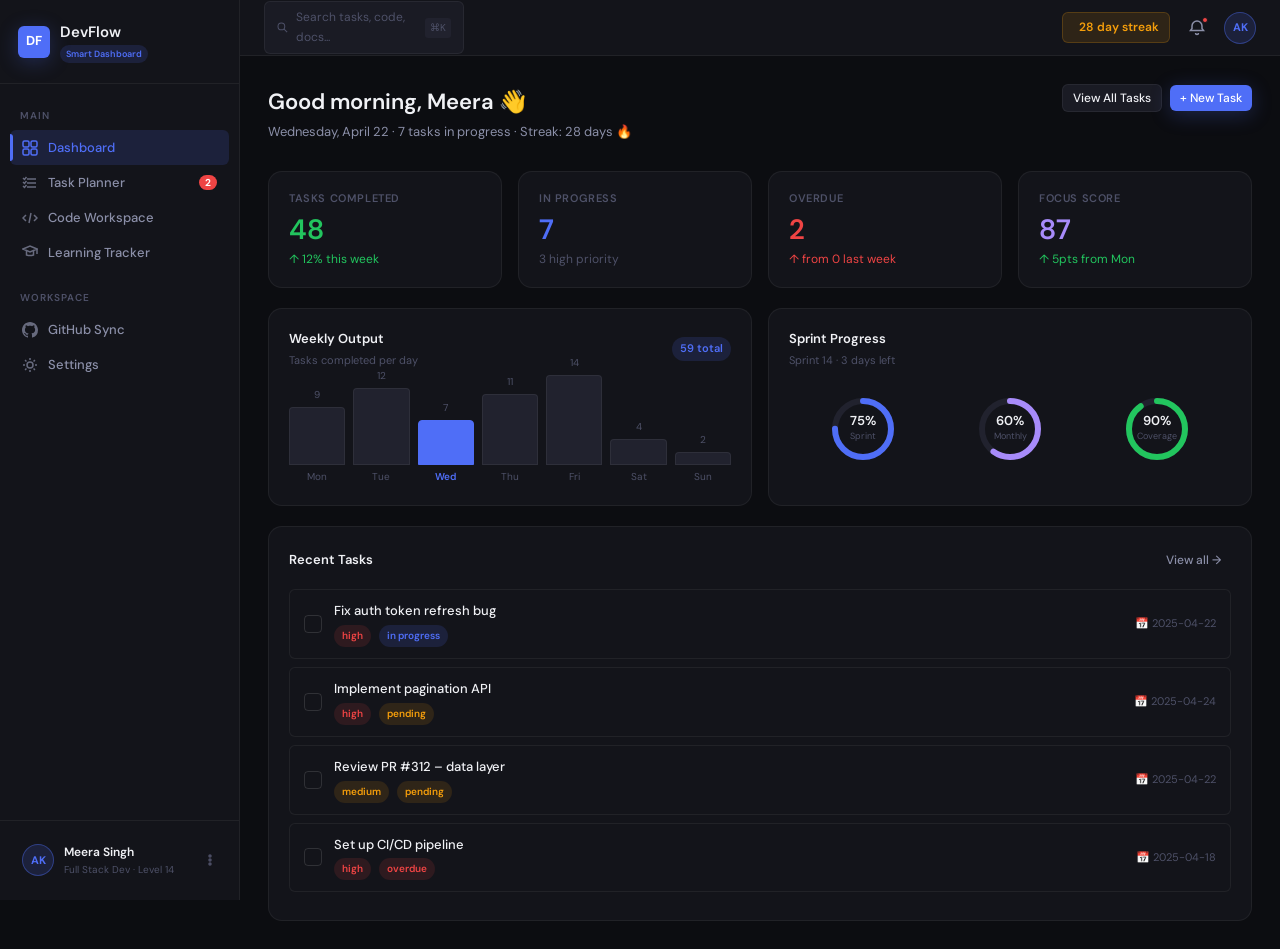
<file: frontend/index.html>
<!DOCTYPE html>
<html lang="en">
<head>
  <meta charset="UTF-8"/>
  <meta name="viewport" content="width=device-width, initial-scale=1.0"/>
  <title>DevFlow – AI Developer Productivity</title>
  <link rel="stylesheet" href="style.css"/>
  <!-- Favicon via SVG data URI -->
  <link rel="icon" href="data:image/svg+xml,<svg xmlns='http://www.w3.org/2000/svg' viewBox='0 0 32 32'><rect width='32' height='32' rx='8' fill='%234f6ef7'/><text x='6' y='23' font-family='sans-serif' font-weight='700' font-size='16' fill='white'>DF</text></svg>"/>
</head>
<body>

  <!-- ── App Shell ──────────────────────────── -->
  <div class="app-layout">

    <!-- Sidebar -->
    <nav class="sidebar" id="sidebar">
      <div class="sidebar-logo">
        <div class="logo-mark">DF</div>
        <div>
          <div class="logo-text">DevFlow</div>
          <div class="logo-badge">Smart Dashboard</div>
        </div>
      </div>

      <div class="sidebar-nav">
        <div class="nav-section-label">Main</div>

        <button class="nav-item" data-page="dashboard" onclick="navigate('dashboard')">
          <!-- Grid icon -->
          <svg class="nav-icon" viewBox="0 0 16 16" fill="none" stroke="currentColor" stroke-width="1.5">
            <rect x="1" y="1" width="6" height="6" rx="1.5"/>
            <rect x="9" y="1" width="6" height="6" rx="1.5"/>
            <rect x="1" y="9" width="6" height="6" rx="1.5"/>
            <rect x="9" y="9" width="6" height="6" rx="1.5"/>
          </svg>
          Dashboard
        </button>

        <button class="nav-item" data-page="tasks" onclick="navigate('tasks')">
          <!-- Checklist icon -->
          <svg class="nav-icon" viewBox="0 0 16 16" fill="none" stroke="currentColor" stroke-width="1.5">
            <path d="M5 4h9M5 8h9M5 12h9"/>
            <polyline points="1,3 2.5,4.5 4.5,2"/>
            <polyline points="1,7 2.5,8.5 4.5,6"/>
            <polyline points="1,11 2.5,12.5 4.5,10"/>
          </svg>
          Task Planner
          <span class="nav-badge" id="overdue-badge">2</span>
        </button>

        <button class="nav-item" data-page="code" onclick="navigate('code')">
          <!-- Code icon -->
          <svg class="nav-icon" viewBox="0 0 16 16" fill="none" stroke="currentColor" stroke-width="1.5">
            <polyline points="4,5 1,8 4,11"/>
            <polyline points="12,5 15,8 12,11"/>
            <line x1="9" y1="3" x2="7" y2="13"/>
          </svg>
          Code Workspace
        </button>

        <button class="nav-item" data-page="learning" onclick="navigate('learning')">
          <!-- Graduation icon -->
          <svg class="nav-icon" viewBox="0 0 16 16" fill="none" stroke="currentColor" stroke-width="1.5">
            <path d="M1 4l7-3 7 3-7 3-7-3z"/>
            <path d="M4.5 5.5v4.5a7 4 0 0 0 7 0V5.5"/>
            <path d="M15 4v5"/>
          </svg>
          Learning Tracker
        </button>

        <div class="nav-section-label" style="margin-top:8px">Workspace</div>

        <button class="nav-item" onclick="showToast('GitHub sync coming soon!','info')">
          <svg class="nav-icon" viewBox="0 0 16 16" fill="currentColor">
            <path d="M8 0C3.58 0 0 3.58 0 8c0 3.54 2.29 6.53 5.47 7.59.4.07.55-.17.55-.38 0-.19-.01-.82-.01-1.49-2.01.37-2.53-.49-2.69-.94-.09-.23-.48-.94-.82-1.13-.28-.15-.68-.52-.01-.53.63-.01 1.08.58 1.23.82.72 1.21 1.87.87 2.33.66.07-.52.28-.87.51-1.07-1.78-.2-3.64-.89-3.64-3.95 0-.87.31-1.59.82-2.15-.08-.2-.36-1.02.08-2.12 0 0 .67-.21 2.2.82.64-.18 1.32-.27 2-.27.68 0 1.36.09 2 .27 1.53-1.04 2.2-.82 2.2-.82.44 1.1.16 1.92.08 2.12.51.56.82 1.27.82 2.15 0 3.07-1.87 3.75-3.65 3.95.29.25.54.73.54 1.48 0 1.07-.01 1.93-.01 2.2 0 .21.15.46.55.38A8.013 8.013 0 0 0 16 8c0-4.42-3.58-8-8-8z"/>
          </svg>
          GitHub Sync
        </button>

        <button class="nav-item" onclick="showToast('Settings coming soon!','info')">
          <svg class="nav-icon" viewBox="0 0 16 16" fill="none" stroke="currentColor" stroke-width="1.5">
            <circle cx="8" cy="8" r="3"/>
            <path d="M8 1v2M8 13v2M1 8h2M13 8h2M3.05 3.05l1.41 1.41M11.54 11.54l1.41 1.41M3.05 12.95l1.41-1.41M11.54 4.46l1.41-1.41"/>
          </svg>
          Settings
        </button>
      </div>

      <div class="sidebar-footer">
        <div class="user-card">
          <div class="avatar">AK</div>
          <div class="user-info">
            <div class="user-name">Meera Singh</div>
            <div class="user-role">Full Stack Dev · Level 14</div>
          </div>
          <svg width="14" height="14" viewBox="0 0 14 14" fill="none" stroke="currentColor" stroke-width="1.5" style="color:var(--text-muted)">
            <circle cx="7" cy="7" r="1"/><circle cx="7" cy="3" r="1"/><circle cx="7" cy="11" r="1"/>
          </svg>
        </div>
      </div>
    </nav>

    <!-- Main Area -->
    <div class="main-content">

      <!-- Top Bar -->
      <header class="topbar">
        <!-- Mobile menu -->
        <button class="btn btn-icon btn-ghost" id="menu-btn" style="display:none" onclick="document.getElementById('sidebar').classList.toggle('open')">
          <svg width="16" height="16" viewBox="0 0 16 16" fill="none" stroke="currentColor" stroke-width="1.5">
            <line x1="1" y1="4" x2="15" y2="4"/><line x1="1" y1="8" x2="15" y2="8"/><line x1="1" y1="12" x2="15" y2="12"/>
          </svg>
        </button>

        <div class="search-box" onclick="showToast('Search coming soon!','info')">
          <svg width="13" height="13" viewBox="0 0 16 16" fill="none" stroke="currentColor" stroke-width="1.5">
            <circle cx="6.5" cy="6.5" r="5"/>
            <line x1="10.5" y1="10.5" x2="15" y2="15"/>
          </svg>
          Search tasks, code, docs...
          <span style="margin-left:auto;font-size:10px;background:var(--bg-overlay);padding:2px 5px;border-radius:3px;color:var(--text-muted)">⌘K</span>
        </div>

        <div class="topbar-spacer"></div>

        <!-- Streak badge -->
        <div style="display:flex;align-items:center;gap:6px;padding:5px 10px;background:var(--amber-dim);border:1px solid rgba(245,158,11,0.2);border-radius:var(--radius-sm)">
          <span style="font-size:13px"></span>
          <span style="font-size:12px;font-weight:600;color:var(--amber)">28 day streak</span>
        </div>

        <!-- Notification bell -->
        <button class="btn btn-icon btn-ghost" style="position:relative" onclick="showToast('3 new notifications','info')">
          <svg width="16" height="16" viewBox="0 0 16 16" fill="none" stroke="currentColor" stroke-width="1.5">
            <path d="M8 1a5 5 0 0 1 5 5v2.5l1.5 2H1.5L3 8.5V6a5 5 0 0 1 5-5z"/>
            <path d="M6.5 13a1.5 1.5 0 0 0 3 0"/>
          </svg>
          <span style="position:absolute;top:4px;right:4px;width:6px;height:6px;background:var(--red);border-radius:50%;border:1.5px solid var(--bg-surface)"></span>
        </button>

        <div class="avatar" style="cursor:pointer" onclick="navigate('learning')">AK</div>
      </header>

      <!-- Dynamic Page Content -->
      <div id="page-content"></div>
    </div>
  </div>

  <!-- Toast Container -->
  <div class="toast-container" id="toast-container"></div>

  <script src="script.js"></script>
</body>
</html>
</file>
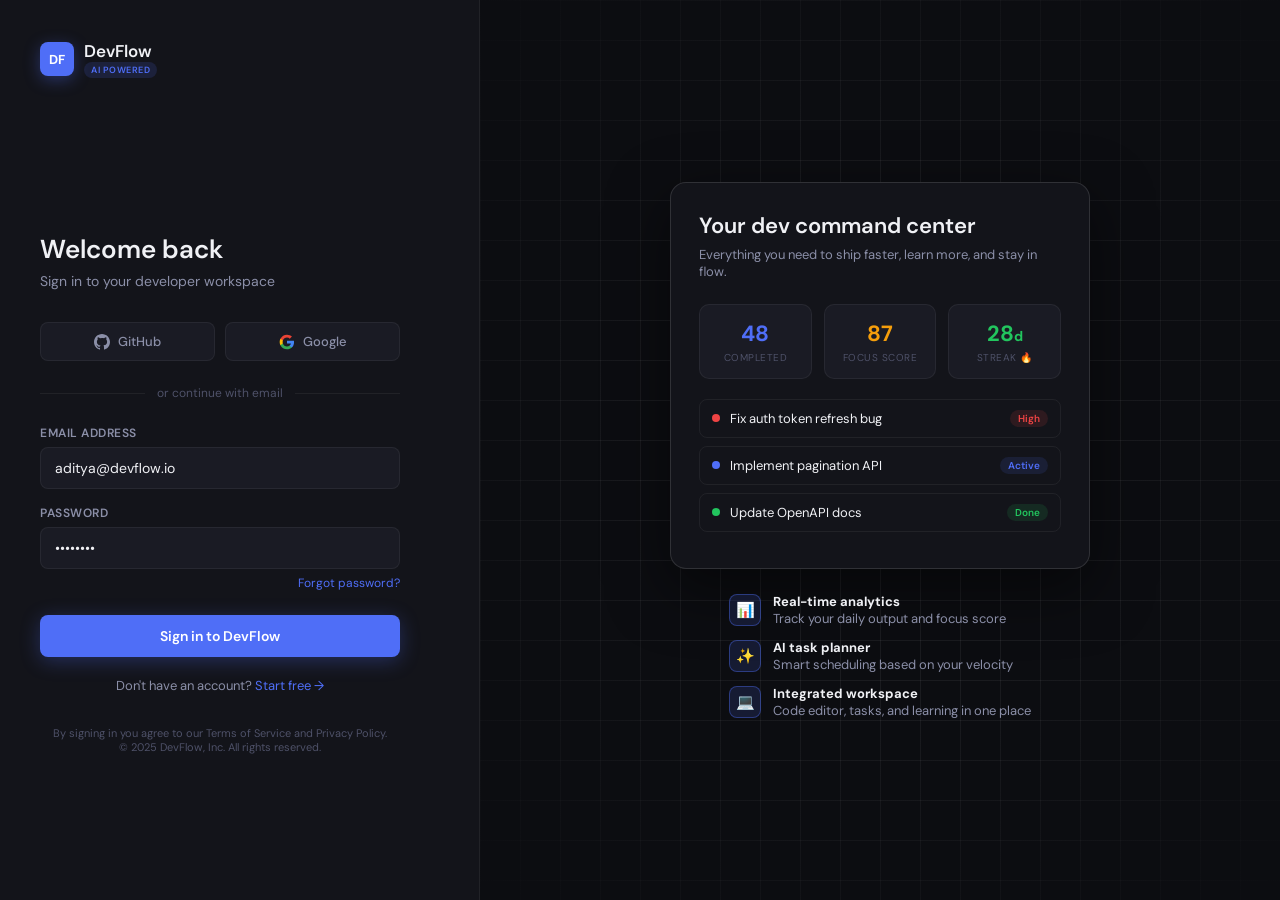
<file: frontend/pages/login.html>
<!DOCTYPE html>
<html lang="en">
<head>
  <meta charset="UTF-8"/>
  <meta name="viewport" content="width=device-width, initial-scale=1.0"/>
  <title>Sign In – DevFlow</title>
  <link rel="preconnect" href="https://fonts.googleapis.com"/>
  <link href="https://fonts.googleapis.com/css2?family=DM+Sans:wght@300;400;500;600&family=JetBrains+Mono:wght@400;500&display=swap" rel="stylesheet"/>
  <style>
    :root {
      --bg: #0c0d11; --surface: #13141a; --elevated: #1a1b24;
      --accent: #4f6ef7; --accent-dim: rgba(79,110,247,0.15);
      --border: rgba(255,255,255,0.06); --border-hover: rgba(255,255,255,0.12);
      --border-accent: rgba(79,110,247,0.4);
      --text: #f0f1f5; --muted: #8b8fa8; --faint: #4e5168;
      --green: #22c55e; --amber: #f59e0b;
    }
    *,*::before,*::after { box-sizing: border-box; margin: 0; padding: 0; }
    body {
      font-family: 'DM Sans', system-ui, sans-serif;
      background: var(--bg); color: var(--text);
      min-height: 100vh; display: flex;
      -webkit-font-smoothing: antialiased;
    }

    /* Left panel */
    .left {
      width: 480px; flex-shrink: 0;
      background: var(--surface);
      border-right: 1px solid var(--border);
      display: flex; flex-direction: column;
      padding: 40px;
    }

    .brand {
      display: flex; align-items: center; gap: 10px; margin-bottom: 48px;
    }
    .logo-mark {
      width: 34px; height: 34px; background: var(--accent);
      border-radius: 8px; display: flex; align-items: center; justify-content: center;
      font-weight: 700; font-size: 13px; color: #fff;
      box-shadow: 0 4px 16px rgba(79,110,247,0.35);
    }
    .brand-text { font-size: 17px; font-weight: 600; }
    .brand-badge {
      font-size: 9px; font-weight: 600; text-transform: uppercase; letter-spacing: .5px;
      background: var(--accent-dim); color: var(--accent); padding: 2px 7px; border-radius: 20px;
    }

    .form-wrap { flex: 1; display: flex; flex-direction: column; justify-content: center; max-width: 360px; }

    h1 { font-size: 26px; font-weight: 600; margin-bottom: 6px; }
    .subtitle { font-size: 14px; color: var(--muted); margin-bottom: 32px; }

    .social-row { display: flex; gap: 10px; margin-bottom: 24px; }
    .social-btn {
      flex: 1; display: flex; align-items: center; justify-content: center; gap: 8px;
      padding: 10px; border-radius: 8px;
      background: var(--elevated); border: 1px solid var(--border);
      color: var(--muted); font-size: 13px; font-weight: 500; cursor: pointer;
      transition: all .15s; font-family: inherit;
    }
    .social-btn:hover { border-color: var(--border-hover); color: var(--text); }

    .or-divider {
      display: flex; align-items: center; gap: 12px; margin-bottom: 24px;
      font-size: 12px; color: var(--faint);
    }
    .or-divider::before, .or-divider::after {
      content: ''; flex: 1; height: 1px; background: var(--border);
    }

    .form-group { margin-bottom: 16px; }
    label {
      display: block; font-size: 12px; font-weight: 600; color: var(--muted);
      margin-bottom: 6px; text-transform: uppercase; letter-spacing: .5px;
    }
    input {
      width: 100%; padding: 11px 14px;
      background: var(--elevated); border: 1px solid var(--border);
      border-radius: 8px; color: var(--text); font-size: 14px; font-family: inherit;
      outline: none; transition: border-color .15s;
    }
    input:focus { border-color: var(--border-accent); box-shadow: 0 0 0 3px var(--accent-dim); }
    input::placeholder { color: var(--faint); }

    .forgot { font-size: 12px; color: var(--accent); text-align: right; margin-top: -10px; margin-bottom: 24px; cursor: pointer; }

    .btn-login {
      width: 100%; padding: 12px; border-radius: 8px;
      background: var(--accent); color: #fff; border: none;
      font-size: 14px; font-weight: 600; cursor: pointer; font-family: inherit;
      transition: all .15s;
      box-shadow: 0 4px 20px rgba(79,110,247,0.3);
    }
    .btn-login:hover { background: #6480f8; transform: translateY(-1px); box-shadow: 0 6px 24px rgba(79,110,247,0.4); }

    .signup-link { font-size: 13px; color: var(--muted); text-align: center; margin-top: 20px; }
    .signup-link a { color: var(--accent); cursor: pointer; }

    .footer-note {
      font-size: 11px; color: var(--faint); text-align: center; margin-top: 32px;
    }

    /* Right panel */
    .right {
      flex: 1; display: flex; flex-direction: column;
      align-items: center; justify-content: center;
      padding: 48px; position: relative; overflow: hidden;
    }

    /* Subtle grid background */
    .right::before {
      content: '';
      position: absolute; inset: 0;
      background-image:
        linear-gradient(var(--border) 1px, transparent 1px),
        linear-gradient(90deg, var(--border) 1px, transparent 1px);
      background-size: 40px 40px;
    }
    /* Radial fade */
    .right::after {
      content: ''; position: absolute; inset: 0;
      background: radial-gradient(ellipse at center, transparent 40%, var(--bg) 100%);
    }

    .hero-card {
      position: relative; z-index: 1;
      background: var(--surface); border: 1px solid var(--border-hover);
      border-radius: 16px; padding: 28px; width: 100%; max-width: 420px;
      box-shadow: 0 20px 60px rgba(0,0,0,0.5);
    }

    .hero-title { font-size: 22px; font-weight: 600; margin-bottom: 6px; }
    .hero-sub { font-size: 13px; color: var(--muted); margin-bottom: 24px; }

    .metric-row { display: grid; grid-template-columns: 1fr 1fr 1fr; gap: 12px; margin-bottom: 20px; }
    .metric {
      background: var(--elevated); border: 1px solid var(--border);
      border-radius: 10px; padding: 14px 12px; text-align: center;
    }
    .metric-val { font-size: 22px; font-weight: 700; }
    .metric-lbl { font-size: 10px; color: var(--faint); text-transform: uppercase; letter-spacing: .5px; margin-top: 3px; }

    .mini-task {
      display: flex; align-items: center; gap: 10px;
      padding: 10px 12px; border-radius: 8px;
      border: 1px solid var(--border);
      margin-bottom: 8px; font-size: 13px;
    }
    .dot { width: 8px; height: 8px; border-radius: 50%; flex-shrink: 0; }
    .task-name { flex: 1; }
    .pill {
      font-size: 10px; font-weight: 600; padding: 2px 8px; border-radius: 20px;
    }

    .feature-list { margin-top: 24px; display: flex; flex-direction: column; gap: 12px; position: relative; z-index: 1; }
    .feature-item { display: flex; align-items: center; gap: 12px; font-size: 13px; color: var(--muted); }
    .feature-icon {
      width: 32px; height: 32px; border-radius: 8px;
      background: var(--accent-dim); border: 1px solid var(--border-accent);
      display: flex; align-items: center; justify-content: center;
      font-size: 15px; flex-shrink: 0;
    }

    @media (max-width: 900px) {
      .right { display: none; }
      .left { width: 100%; border: none; }
    }
  </style>
</head>
<body>

  <!-- Left: Login Form -->
  <div class="left">
    <div class="brand">
      <div class="logo-mark">DF</div>
      <div>
        <div class="brand-text">DevFlow</div>
        <div class="brand-badge">AI Powered</div>
      </div>
    </div>

    <div class="form-wrap">
      <h1>Welcome back</h1>
      <p class="subtitle">Sign in to your developer workspace</p>

      <div class="social-row">
        <button class="social-btn" onclick="signInDemo()">
          <svg width="16" height="16" viewBox="0 0 24 24" fill="currentColor"><path d="M12 0C5.37 0 0 5.37 0 12c0 5.31 3.44 9.8 8.21 11.39.6.11.82-.26.82-.58v-2.02c-3.34.73-4.04-1.61-4.04-1.61-.55-1.39-1.34-1.76-1.34-1.76-1.09-.75.08-.73.08-.73 1.2.08 1.84 1.24 1.84 1.24 1.07 1.83 2.81 1.3 3.49 1 .11-.78.42-1.3.76-1.6-2.67-.3-5.47-1.33-5.47-5.93 0-1.31.47-2.38 1.24-3.22-.13-.3-.54-1.52.12-3.18 0 0 1.01-.32 3.3 1.23a11.5 11.5 0 0 1 3-.4c1.02.01 2.04.14 3 .4 2.28-1.55 3.29-1.23 3.29-1.23.66 1.66.25 2.88.12 3.18.77.84 1.24 1.91 1.24 3.22 0 4.61-2.81 5.63-5.48 5.92.43.37.82 1.1.82 2.22v3.29c0 .32.22.7.83.58C20.57 21.79 24 17.3 24 12c0-6.63-5.37-12-12-12z"/></svg>
          GitHub
        </button>
        <button class="social-btn" onclick="signInDemo()">
          <svg width="16" height="16" viewBox="0 0 24 24"><path d="M22.56 12.25c0-.78-.07-1.53-.2-2.25H12v4.26h5.92c-.26 1.37-1.04 2.53-2.21 3.31v2.77h3.57c2.08-1.92 3.28-4.74 3.28-8.09z" fill="#4285F4"/><path d="M12 23c2.97 0 5.46-.98 7.28-2.66l-3.57-2.77c-.98.66-2.23 1.06-3.71 1.06-2.86 0-5.29-1.93-6.16-4.53H2.18v2.84C3.99 20.53 7.7 23 12 23z" fill="#34A853"/><path d="M5.84 14.09c-.22-.66-.35-1.36-.35-2.09s.13-1.43.35-2.09V7.07H2.18C1.43 8.55 1 10.22 1 12s.43 3.45 1.18 4.93l2.85-2.22.81-.62z" fill="#FBBC05"/><path d="M12 5.38c1.62 0 3.06.56 4.21 1.64l3.15-3.15C17.45 2.09 14.97 1 12 1 7.7 1 3.99 3.47 2.18 7.07l3.66 2.84c.87-2.6 3.3-4.53 6.16-4.53z" fill="#EA4335"/></svg>
          Google
        </button>
      </div>

      <div class="or-divider">or continue with email</div>

      <div class="form-group">
        <label>Email address</label>
        <input type="email" id="email" placeholder="aditya@devflow.io" value="aditya@devflow.io"/>
      </div>

      <div class="form-group">
        <label>Password</label>
        <input type="password" id="password" placeholder="Enter your password" value="••••••••"/>
      </div>

      <div class="forgot">Forgot password?</div>

      <button class="btn-login" onclick="signInDemo()">Sign in to DevFlow</button>

      <div class="signup-link">
        Don't have an account? <a onclick="signInDemo()">Start free →</a>
      </div>

      <div class="footer-note">
        By signing in you agree to our Terms of Service and Privacy Policy.<br/>
        © 2025 DevFlow, Inc. All rights reserved.
      </div>
    </div>
  </div>

  <!-- Right: Feature Preview -->
  <div class="right">
    <div class="hero-card">
      <div class="hero-title">Your dev command center</div>
      <div class="hero-sub">Everything you need to ship faster, learn more, and stay in flow.</div>

      <div class="metric-row">
        <div class="metric"><div class="metric-val" style="color:#4f6ef7">48</div><div class="metric-lbl">Completed</div></div>
        <div class="metric"><div class="metric-val" style="color:#f59e0b">87</div><div class="metric-lbl">Focus Score</div></div>
        <div class="metric"><div class="metric-val" style="color:#22c55e">28<span style="font-size:14px">d</span></div><div class="metric-lbl">Streak 🔥</div></div>
      </div>

      <div class="mini-task">
        <div class="dot" style="background:#ef4444"></div>
        <div class="task-name">Fix auth token refresh bug</div>
        <div class="pill" style="background:rgba(239,68,68,0.12);color:#ef4444">High</div>
      </div>
      <div class="mini-task">
        <div class="dot" style="background:#4f6ef7"></div>
        <div class="task-name">Implement pagination API</div>
        <div class="pill" style="background:rgba(79,110,247,0.12);color:#4f6ef7">Active</div>
      </div>
      <div class="mini-task">
        <div class="dot" style="background:#22c55e"></div>
        <div class="task-name">Update OpenAPI docs</div>
        <div class="pill" style="background:rgba(34,197,94,0.12);color:#22c55e">Done</div>
      </div>
    </div>

    <div class="feature-list">
      <div class="feature-item">
        <div class="feature-icon">📊</div>
        <div><strong style="color:var(--text)">Real-time analytics</strong><br/>Track your daily output and focus score</div>
      </div>
      <div class="feature-item">
        <div class="feature-icon">✨</div>
        <div><strong style="color:var(--text)">AI task planner</strong><br/>Smart scheduling based on your velocity</div>
      </div>
      <div class="feature-item">
        <div class="feature-icon">💻</div>
        <div><strong style="color:var(--text)">Integrated workspace</strong><br/>Code editor, tasks, and learning in one place</div>
      </div>
    </div>
  </div>

  <script>
    function signInDemo() {
      const btn = document.querySelector('.btn-login');
      btn.textContent = 'Signing in...';
      btn.style.opacity = '.7';
      setTimeout(() => { window.location.href = '../index.html'; }, 900);
    }
    // Enter key on form
    document.addEventListener('keydown', e => { if(e.key==='Enter') signInDemo(); });
  </script>
</body>
</html>
</file>
<file: frontend/style.css>
/* =============================================================
   DevFlow – Design System & Global Styles
   Design: Refined dark SaaS — monochrome base, electric blue accent
   Font: DM Sans (display) + JetBrains Mono (code)
   ============================================================= */

@import url('https://fonts.googleapis.com/css2?family=DM+Sans:ital,opsz,wght@0,9..40,300;0,9..40,400;0,9..40,500;0,9..40,600;1,9..40,400&family=JetBrains+Mono:wght@400;500&display=swap');

/* ── CSS Variables ─────────────────────────────────────────── */
:root {
  /* Backgrounds */
  --bg-base:        #0c0d11;
  --bg-surface:     #13141a;
  --bg-elevated:    #1a1b24;
  --bg-overlay:     #21222e;
  --bg-hover:       #252738;

  /* Accent */
  --accent:         #4f6ef7;
  --accent-dim:     rgba(79, 110, 247, 0.15);
  --accent-hover:   #6480f8;

  /* Semantic */
  --green:          #22c55e;
  --green-dim:      rgba(34, 197, 94, 0.12);
  --amber:          #f59e0b;
  --amber-dim:      rgba(245, 158, 11, 0.12);
  --red:            #ef4444;
  --red-dim:        rgba(239, 68, 68, 0.12);
  --purple:         #a78bfa;
  --purple-dim:     rgba(167, 139, 250, 0.12);

  /* Text */
  --text-primary:   #f0f1f5;
  --text-secondary: #8b8fa8;
  --text-muted:     #4e5168;
  --text-accent:    #6480f8;

  /* Borders */
  --border:         rgba(255,255,255,0.06);
  --border-hover:   rgba(255,255,255,0.12);
  --border-accent:  rgba(79, 110, 247, 0.4);

  /* Shadows */
  --shadow-sm:      0 1px 3px rgba(0,0,0,0.4);
  --shadow-md:      0 4px 16px rgba(0,0,0,0.5);
  --shadow-lg:      0 8px 32px rgba(0,0,0,0.6);
  --shadow-accent:  0 4px 20px rgba(79,110,247,0.25);

  /* Layout */
  --sidebar-w:      240px;
  --radius-sm:      6px;
  --radius:         10px;
  --radius-lg:      14px;
  --radius-xl:      20px;

  /* Transitions */
  --ease:           cubic-bezier(0.16, 1, 0.3, 1);
}

/* ── Reset & Base ──────────────────────────────────────────── */
*, *::before, *::after { box-sizing: border-box; margin: 0; padding: 0; }

html { font-size: 14px; scroll-behavior: smooth; }

body {
  font-family: 'DM Sans', system-ui, sans-serif;
  background: var(--bg-base);
  color: var(--text-primary);
  line-height: 1.6;
  -webkit-font-smoothing: antialiased;
  overflow-x: hidden;
}

a { text-decoration: none; color: inherit; }
button { font-family: inherit; cursor: pointer; }
input, textarea, select { font-family: inherit; }

/* ── Scrollbar ─────────────────────────────────────────────── */
::-webkit-scrollbar { width: 4px; height: 4px; }
::-webkit-scrollbar-track { background: transparent; }
::-webkit-scrollbar-thumb { background: var(--bg-overlay); border-radius: 4px; }
::-webkit-scrollbar-thumb:hover { background: var(--text-muted); }

/* ── App Layout ────────────────────────────────────────────── */
.app-layout {
  display: flex;
  min-height: 100vh;
}

/* ── Sidebar ───────────────────────────────────────────────── */
.sidebar {
  width: var(--sidebar-w);
  background: var(--bg-surface);
  border-right: 1px solid var(--border);
  display: flex;
  flex-direction: column;
  position: fixed;
  top: 0; left: 0;
  height: 100vh;
  z-index: 100;
  transition: transform 0.3s var(--ease);
}

.sidebar-logo {
  display: flex;
  align-items: center;
  gap: 10px;
  padding: 20px 18px;
  border-bottom: 1px solid var(--border);
}

.logo-mark {
  width: 32px; height: 32px;
  background: var(--accent);
  border-radius: var(--radius-sm);
  display: flex; align-items: center; justify-content: center;
  font-weight: 700; font-size: 13px; color: #fff;
  box-shadow: var(--shadow-accent);
  flex-shrink: 0;
}

.logo-text { font-size: 15px; font-weight: 600; color: var(--text-primary); }
.logo-badge {
  font-size: 9px; font-weight: 600;
  background: var(--accent-dim); color: var(--accent);
  padding: 2px 6px; border-radius: 20px;
  margin-top: 1px;
}

.sidebar-nav {
  flex: 1;
  padding: 12px 10px;
  overflow-y: auto;
}

.nav-section-label {
  font-size: 10px; font-weight: 600;
  text-transform: uppercase; letter-spacing: 1px;
  color: var(--text-muted);
  padding: 12px 10px 6px;
}

.nav-item {
  display: flex;
  align-items: center;
  gap: 10px;
  padding: 9px 12px;
  border-radius: var(--radius-sm);
  font-size: 13px; font-weight: 500;
  color: var(--text-secondary);
  transition: all 0.15s;
  cursor: pointer;
  border: none; background: none;
  width: 100%; text-align: left;
  position: relative;
}

.nav-item:hover {
  color: var(--text-primary);
  background: var(--bg-hover);
}

.nav-item.active {
  color: var(--accent);
  background: var(--accent-dim);
}

.nav-item.active::before {
  content: '';
  position: absolute;
  left: 0; top: 4px; bottom: 4px;
  width: 3px;
  background: var(--accent);
  border-radius: 0 3px 3px 0;
}

.nav-icon {
  width: 16px; height: 16px;
  opacity: 0.7;
  flex-shrink: 0;
}
.nav-item.active .nav-icon,
.nav-item:hover .nav-icon { opacity: 1; }

.nav-badge {
  margin-left: auto;
  background: var(--red);
  color: #fff;
  font-size: 10px; font-weight: 700;
  padding: 1px 6px;
  border-radius: 20px;
  min-width: 18px; text-align: center;
}

.sidebar-footer {
  padding: 12px 10px;
  border-top: 1px solid var(--border);
}

.user-card {
  display: flex;
  align-items: center;
  gap: 10px;
  padding: 10px 12px;
  border-radius: var(--radius-sm);
  cursor: pointer;
  transition: background 0.15s;
}
.user-card:hover { background: var(--bg-hover); }

.avatar {
  width: 32px; height: 32px;
  border-radius: 50%;
  background: var(--accent-dim);
  border: 1px solid var(--border-accent);
  display: flex; align-items: center; justify-content: center;
  font-size: 11px; font-weight: 700;
  color: var(--accent);
  flex-shrink: 0;
}
.avatar.sm { width: 26px; height: 26px; font-size: 9px; }
.avatar.lg { width: 44px; height: 44px; font-size: 15px; }

.user-info { flex: 1; min-width: 0; }
.user-name { font-size: 12px; font-weight: 600; color: var(--text-primary); white-space: nowrap; overflow: hidden; text-overflow: ellipsis; }
.user-role { font-size: 10px; color: var(--text-muted); }

/* ── Main Content ──────────────────────────────────────────── */
.main-content {
  margin-left: var(--sidebar-w);
  flex: 1;
  min-height: 100vh;
  display: flex;
  flex-direction: column;
}

/* ── Top Bar ───────────────────────────────────────────────── */
.topbar {
  height: 56px;
  background: var(--bg-surface);
  border-bottom: 1px solid var(--border);
  display: flex;
  align-items: center;
  gap: 12px;
  padding: 0 24px;
  position: sticky;
  top: 0; z-index: 50;
}

.topbar-title { font-size: 14px; font-weight: 600; color: var(--text-primary); }
.topbar-sub { font-size: 12px; color: var(--text-muted); }

.topbar-spacer { flex: 1; }

.search-box {
  display: flex;
  align-items: center;
  gap: 8px;
  background: var(--bg-elevated);
  border: 1px solid var(--border);
  border-radius: var(--radius-sm);
  padding: 6px 12px;
  font-size: 12px;
  color: var(--text-muted);
  cursor: pointer;
  transition: border-color 0.15s;
  width: 200px;
}
.search-box:hover { border-color: var(--border-hover); color: var(--text-secondary); }

/* ── Page Container ────────────────────────────────────────── */
.page {
  padding: 28px 28px;
  flex: 1;
}

.page-header {
  display: flex;
  align-items: flex-start;
  justify-content: space-between;
  margin-bottom: 28px;
  gap: 16px;
}
.page-title  { font-size: 22px; font-weight: 600; color: var(--text-primary); }
.page-sub    { font-size: 13px; color: var(--text-secondary); margin-top: 3px; }
.page-actions { display: flex; gap: 8px; align-items: center; }

/* ── Buttons ───────────────────────────────────────────────── */
.btn {
  display: inline-flex; align-items: center; gap: 6px;
  padding: 8px 16px;
  border-radius: var(--radius-sm);
  font-size: 13px; font-weight: 500;
  border: none; cursor: pointer;
  transition: all 0.15s;
  white-space: nowrap;
}
.btn-primary {
  background: var(--accent); color: #fff;
  box-shadow: var(--shadow-accent);
}
.btn-primary:hover { background: var(--accent-hover); transform: translateY(-1px); }
.btn-secondary {
  background: var(--bg-elevated); color: var(--text-primary);
  border: 1px solid var(--border);
}
.btn-secondary:hover { border-color: var(--border-hover); background: var(--bg-overlay); }
.btn-ghost {
  background: transparent; color: var(--text-secondary);
}
.btn-ghost:hover { color: var(--text-primary); background: var(--bg-hover); }
.btn-danger { background: var(--red-dim); color: var(--red); border: 1px solid rgba(239,68,68,0.2); }
.btn-danger:hover { background: rgba(239,68,68,0.2); }
.btn-sm { padding: 5px 10px; font-size: 12px; }
.btn-icon { padding: 7px; border-radius: var(--radius-sm); }

/* ── Cards ─────────────────────────────────────────────────── */
.card {
  background: var(--bg-surface);
  border: 1px solid var(--border);
  border-radius: var(--radius-lg);
  padding: 20px;
}
.card:hover { border-color: var(--border-hover); }

.card-header {
  display: flex; align-items: center; justify-content: space-between;
  margin-bottom: 16px;
}
.card-title { font-size: 13px; font-weight: 600; color: var(--text-primary); }
.card-sub   { font-size: 11px; color: var(--text-muted); margin-top: 2px; }

/* ── Stat Cards ────────────────────────────────────────────── */
.stat-card {
  background: var(--bg-surface);
  border: 1px solid var(--border);
  border-radius: var(--radius-lg);
  padding: 18px 20px;
  transition: all 0.2s;
}
.stat-card:hover { border-color: var(--border-hover); transform: translateY(-1px); }

.stat-label { font-size: 11px; font-weight: 600; text-transform: uppercase; letter-spacing: .6px; color: var(--text-muted); margin-bottom: 8px; }
.stat-value { font-size: 28px; font-weight: 600; color: var(--text-primary); line-height: 1; }
.stat-delta { font-size: 12px; margin-top: 6px; display: flex; align-items: center; gap: 4px; }
.delta-up   { color: var(--green); }
.delta-dn   { color: var(--red); }
.delta-neu  { color: var(--text-muted); }

/* ── Tags / Badges ─────────────────────────────────────────── */
.tag {
  display: inline-flex; align-items: center; gap: 4px;
  padding: 3px 8px;
  border-radius: 20px;
  font-size: 11px; font-weight: 600;
}
.tag-blue    { background: var(--accent-dim); color: var(--accent); }
.tag-green   { background: var(--green-dim); color: var(--green); }
.tag-amber   { background: var(--amber-dim); color: var(--amber); }
.tag-red     { background: var(--red-dim); color: var(--red); }
.tag-purple  { background: var(--purple-dim); color: var(--purple); }
.tag-muted   { background: var(--bg-overlay); color: var(--text-muted); }
.tag-dot::before {
  content: '';
  width: 6px; height: 6px;
  border-radius: 50%;
  background: currentColor;
  display: inline-block;
}

/* ── Grid Helpers ──────────────────────────────────────────── */
.grid-4 { display: grid; grid-template-columns: repeat(4, minmax(0,1fr)); gap: 16px; }
.grid-3 { display: grid; grid-template-columns: repeat(3, minmax(0,1fr)); gap: 16px; }
.grid-2 { display: grid; grid-template-columns: repeat(2, minmax(0,1fr)); gap: 16px; }

/* ── Progress Bar ──────────────────────────────────────────── */
.progress-track {
  height: 6px;
  background: var(--bg-overlay);
  border-radius: 6px;
  overflow: hidden;
}
.progress-fill {
  height: 100%; border-radius: 6px;
  background: var(--accent);
  transition: width 0.6s var(--ease);
}

/* ── Task Row ──────────────────────────────────────────────── */
.task-row {
  display: flex; align-items: center; gap: 12px;
  padding: 11px 14px;
  border-radius: var(--radius-sm);
  border: 1px solid var(--border);
  margin-bottom: 8px;
  cursor: pointer;
  transition: all 0.15s;
  background: var(--bg-surface);
}
.task-row:hover { border-color: var(--border-hover); background: var(--bg-elevated); }
.task-row.completed { opacity: 0.5; }

.task-check {
  width: 18px; height: 18px; flex-shrink: 0;
  border: 1.5px solid var(--border-hover);
  border-radius: 4px;
  display: flex; align-items: center; justify-content: center;
  transition: all 0.15s;
}
.task-check.done { background: var(--green); border-color: var(--green); }

.task-body { flex: 1; min-width: 0; }
.task-title-text { font-size: 13px; font-weight: 500; white-space: nowrap; overflow: hidden; text-overflow: ellipsis; }
.task-meta-row { display: flex; align-items: center; gap: 8px; margin-top: 3px; }
.task-deadline { font-size: 11px; color: var(--text-muted); }

/* ── Charts (SVG-based) ────────────────────────────────────── */
.chart-wrap { position: relative; }
.chart-bar { cursor: pointer; transition: opacity 0.15s; }
.chart-bar:hover { opacity: 0.85; }

/* ── Code Theme ────────────────────────────────────────────── */
.code-font { font-family: 'JetBrains Mono', 'Fira Code', monospace; }

/* ── Divider ───────────────────────────────────────────────── */
.divider {
  height: 1px;
  background: var(--border);
  margin: 16px 0;
}

/* ── Loading spinner ───────────────────────────────────────── */
@keyframes spin { to { transform: rotate(360deg); } }
.spinner {
  width: 20px; height: 20px;
  border: 2px solid var(--border);
  border-top-color: var(--accent);
  border-radius: 50%;
  animation: spin 0.6s linear infinite;
}

/* ── Toast ─────────────────────────────────────────────────── */
.toast-container {
  position: fixed; bottom: 24px; right: 24px;
  z-index: 9999;
  display: flex; flex-direction: column; gap: 8px;
}
.toast {
  background: var(--bg-elevated);
  border: 1px solid var(--border-hover);
  border-radius: var(--radius);
  padding: 12px 16px;
  font-size: 13px;
  display: flex; align-items: center; gap: 10px;
  animation: slideUp 0.3s var(--ease);
  box-shadow: var(--shadow-md);
  max-width: 320px;
}
.toast.success { border-left: 3px solid var(--green); }
.toast.error   { border-left: 3px solid var(--red); }
.toast.info    { border-left: 3px solid var(--accent); }

@keyframes slideUp {
  from { transform: translateY(12px); opacity: 0; }
  to   { transform: translateY(0);    opacity: 1; }
}

/* ── Modal ─────────────────────────────────────────────────── */
.modal-backdrop {
  position: fixed; inset: 0;
  background: rgba(0,0,0,0.7);
  backdrop-filter: blur(4px);
  z-index: 200;
  display: flex; align-items: center; justify-content: center;
  animation: fadeIn 0.2s;
}
.modal {
  background: var(--bg-surface);
  border: 1px solid var(--border-hover);
  border-radius: var(--radius-lg);
  padding: 24px;
  width: 480px; max-width: 95vw;
  box-shadow: var(--shadow-lg);
  animation: scaleIn 0.2s var(--ease);
}
@keyframes fadeIn  { from { opacity: 0; } }
@keyframes scaleIn { from { transform: scale(0.96); opacity: 0; } }

.modal-title { font-size: 16px; font-weight: 600; margin-bottom: 6px; }
.modal-sub   { font-size: 13px; color: var(--text-secondary); margin-bottom: 20px; }

/* ── Form Elements ─────────────────────────────────────────── */
.form-group { margin-bottom: 16px; }
.form-label { font-size: 12px; font-weight: 600; color: var(--text-secondary); margin-bottom: 6px; display: block; }
.form-input, .form-select, .form-textarea {
  width: 100%;
  background: var(--bg-elevated);
  border: 1px solid var(--border);
  border-radius: var(--radius-sm);
  color: var(--text-primary);
  font-size: 13px; font-family: inherit;
  padding: 9px 12px;
  transition: border-color 0.15s;
  outline: none;
}
.form-input:focus, .form-select:focus, .form-textarea:focus {
  border-color: var(--border-accent);
  box-shadow: 0 0 0 3px var(--accent-dim);
}
.form-textarea { resize: vertical; min-height: 80px; }
.form-select option { background: var(--bg-elevated); }

/* ── Empty State ───────────────────────────────────────────── */
.empty-state {
  text-align: center;
  padding: 40px 20px;
  color: var(--text-muted);
}
.empty-icon { font-size: 32px; margin-bottom: 12px; }
.empty-text { font-size: 13px; }

/* ── Responsive ────────────────────────────────────────────── */
@media (max-width: 1100px) {
  .grid-4 { grid-template-columns: repeat(2, minmax(0,1fr)); }
}
@media (max-width: 768px) {
  .sidebar { transform: translateX(-100%); }
  .sidebar.open { transform: translateX(0); }
  .main-content { margin-left: 0; }
  .grid-4, .grid-3, .grid-2 { grid-template-columns: 1fr; }
  .page { padding: 16px; }
}
</file>
